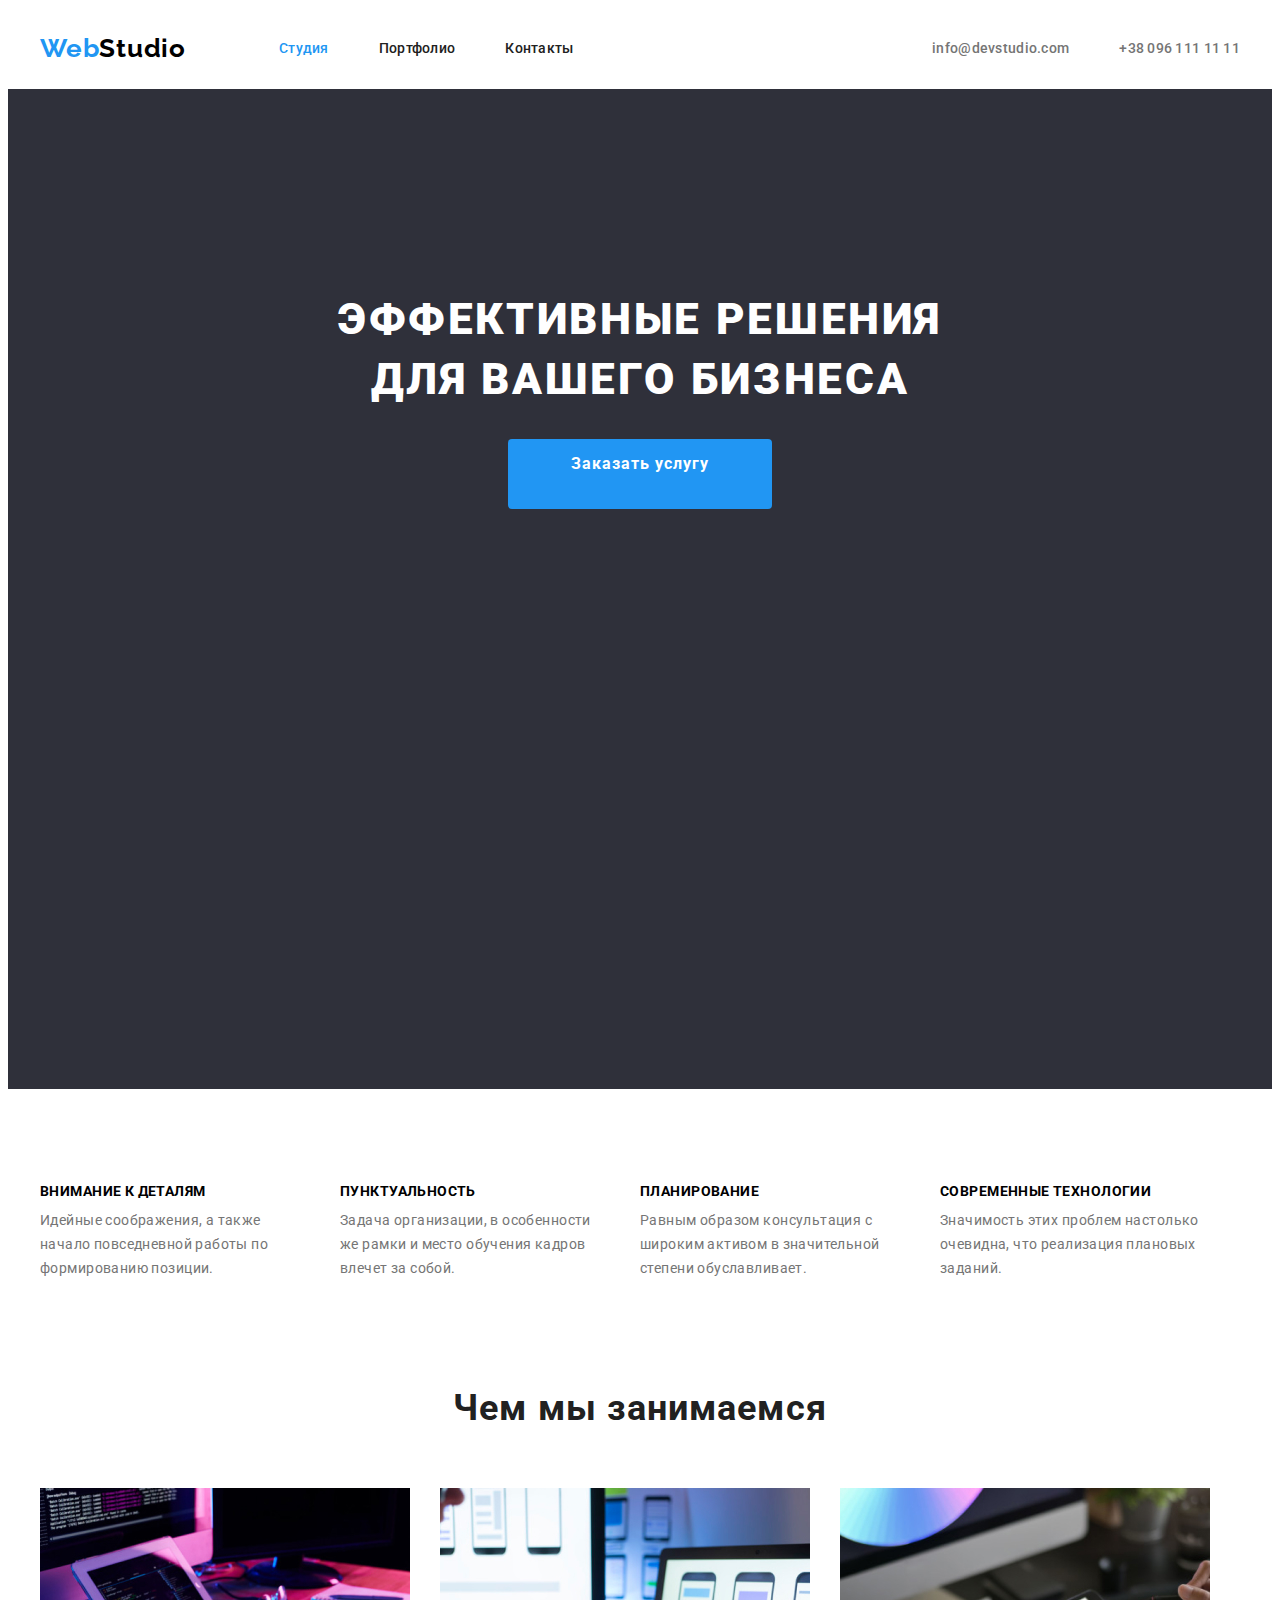
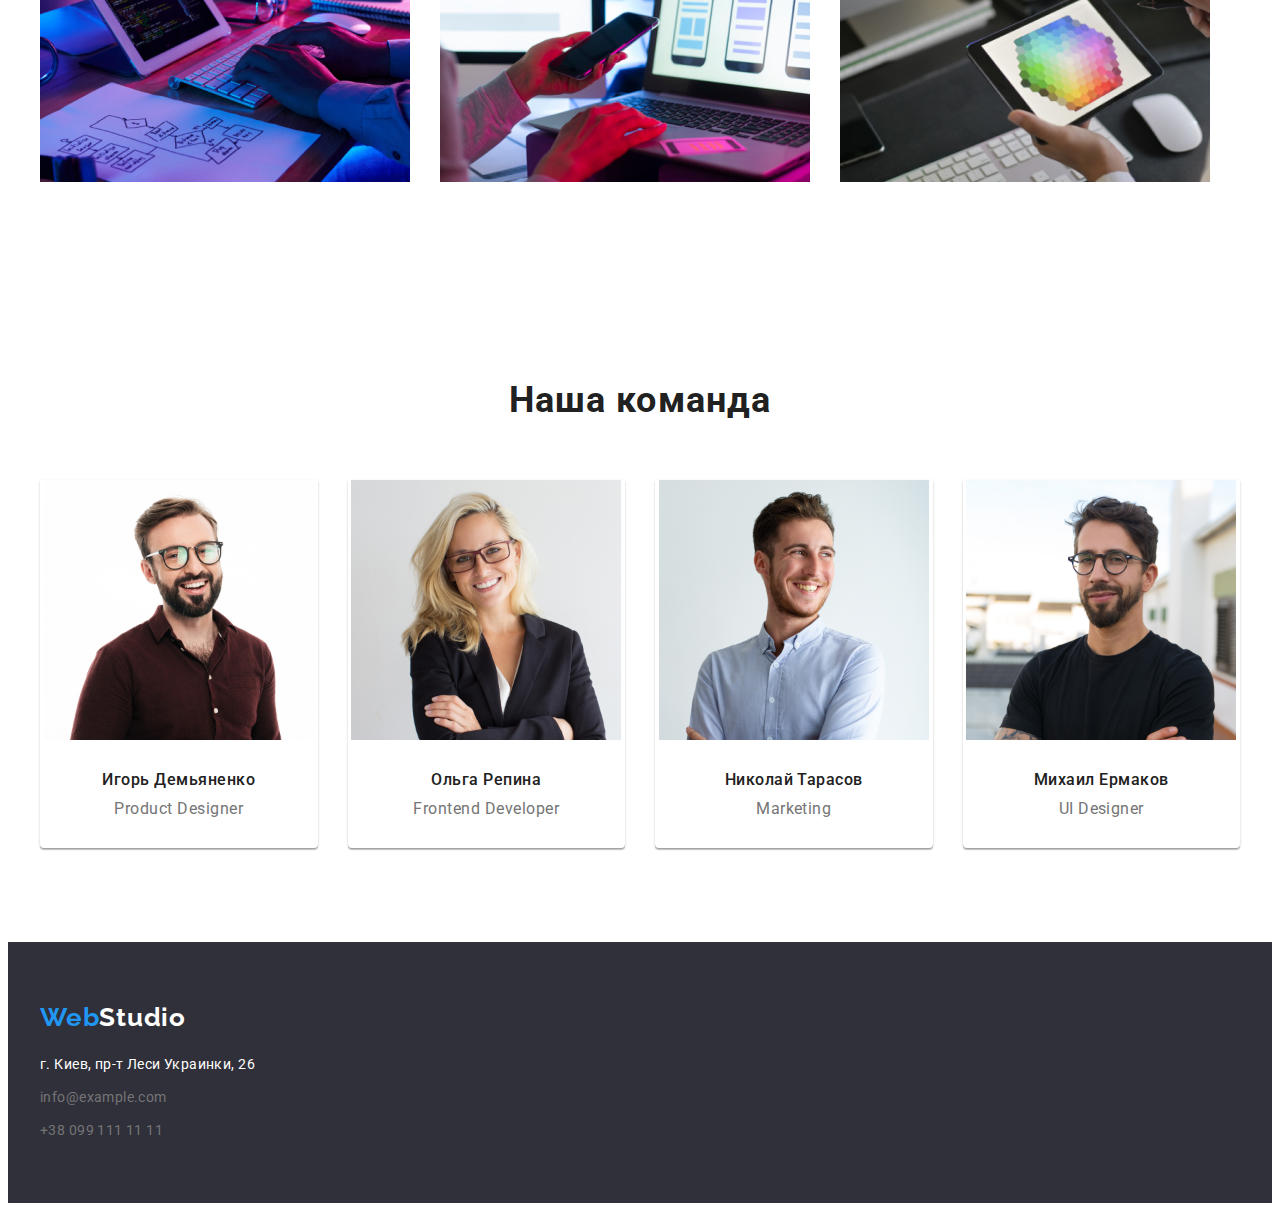
<file: index.html>
<!DOCTYPE html>
<html lang="ru">
  <head>
    <meta charset="UTF-8" />
    <meta name="viewport" content="width=device-width, initial-scale=1.0" />
    <title>goit-markup-hw-03</title>
    <link
      rel="stylesheet"
      href="https://cdnjs.cloudflare.com/ajax/libs/modern-normalize/1.0.0/modern-normalize.min.css"
      integrity="sha512-ISS7cAi1PEhQ8jnbJpJZMd29NlhNj4AWYyLOSp2CE/CsHxTCu+r+t0D2yoJudVrd0/8fTVPUVDzY5Tvli75u/g=="
      crossorigin="anonymous"
    />
    <link rel="preconnect" href="https://fonts.gstatic.com" />
    <link
      href="https://fonts.googleapis.com/css2?family=Raleway:wght@700&family=Roboto:wght@400;500;700;900&display=swap"
      rel="stylesheet"
    />
    <link rel="stylesheet" href="./css/styles.css" />
  </head>
  <body>
    <!--Header-->
    <header class="header">
      <div class="container">
        <nav class="navigation">
          <a class="logo" lang="en" href="./index.html"
            >Web<span class="logo-second">Studio</span></a
          >
          <ul class="navigation-list">
            <li class="navigation-list-item">
              <a class="navigation-list-link current-page" href="./index.html"
                >Студия</a
              >
            </li>
            <li class="navigation-list-item">
              <a class="navigation-list-link" href="./portfolio.html"
                >Портфолио</a
              >
            </li>
            <li class="navigation-list-item">
              <a class="navigation-list-link" href="">Контакты</a>
            </li>
          </ul>
        </nav>
        <ul class="contacts-list">
          <li class="contacts-list-item">
            <a class="contacts-list-link" href="mailto:info@devstudio.com"
              >info@devstudio.com</a
            >
          </li>
          <li class="contacts-list-item">
            <a class="contacts-list-link" href="tel:+380961111111"
              >+38 096 111 11 11</a
            >
          </li>
        </ul>
      </div>
    </header>
    <!-- Main -->
    <main>
      <!--Hero-->
      <section class="hero">
        <div class="container">
          <div class="hero-title-container">
            <h1 class="hero-title">Эффективные решения для вашего бизнеса</h1>
            <a class="hero-title-link" href="">Заказать услугу</a>
          </div>
        </div>
      </section>
      <!--Advantages-->
      <section class="advantages">
        <div class="container">
          <h2 class="section-title visually-hidden">Наши преимущества</h2>
          <ul class="advantages-list">
            <li class="advantages-list-item">
              <h3 class="advantages-list-item-title">Внимание к деталям</h3>
              <p class="advantages-description">
                Идейные соображения, а также начало повседневной работы по
                формированию позиции.
              </p>
            </li>
            <li class="advantages-list-item">
              <h3 class="advantages-list-item-title">Пунктуальность</h3>
              <p class="advantages-description">
                Задача организации, в особенности же рамки и место обучения
                кадров влечет за собой.
              </p>
            </li>
            <li class="advantages-list-item">
              <h3 class="advantages-list-item-title">Планирование</h3>
              <p class="advantages-description">
                Равным образом консультация с широким активом в значительной
                степени обуславливает.
              </p>
            </li>
            <li class="advantages-list-item">
              <h3 class="advantages-list-item-title">Современные технологии</h3>
              <p class="advantages-description">
                Значимость этих проблем настолько очевидна, что реализация
                плановых заданий.
              </p>
            </li>
          </ul>
        </div>
      </section>
      <!--What are we doing-->
      <section class="what-are-we-doing">
        <div class="container">
          <h2 class="section-title">Чем мы занимаемся</h2>
          <ul class="what-are-we-doing-list">
            <li class="what-are-we-doing-list-item">
              <img
                src="./images/studio-main/what-we-are-doing/pc.jpg"
                alt="Компьютер"
                width="370"
                height="294"
              />
            </li>
            <li class="what-are-we-doing-list-item">
              <img
                src="./images/studio-main/what-we-are-doing/phone.jpg"
                alt="Телефон"
                width="370"
                height="294"
              />
            </li>
            <li class="what-are-we-doing-list-item">
              <img
                src="./images/studio-main/what-we-are-doing/tablet.jpg"
                alt="Планшет"
                width="370"
                height="294"
              />
            </li>
          </ul>
        </div>
      </section>
      <!--Team-->
      <section class="team">
        <div class="container">
          <h2 class="section-title">Наша команда</h2>
          <ul class="team-list">
            <li class="team-list-item">
              <img
                class="team-member-photo"
                src="./images/studio-main/our-team/ihor.jpg"
                alt="Игорь Демьяненко"
                width="270"
                height="260"
              />
              <div class="team-list-item-container">
                <h3 class="team-member">Игорь Демьяненко</h3>
                <p class="team-member-description" lang="en">
                  Product Designer
                </p>
              </div>
            </li>
            <li class="team-list-item">
              <img
                class="team-member-photo"
                src="./images/studio-main/our-team/olga.jpg"
                alt="Ольга Репина"
                width="270"
                height="260"
              />
              <div class="team-list-item-container">
                <h3 class="team-member">Ольга Репина</h3>
                <p class="team-member-description" lang="en">
                  Frontend Developer
                </p>
              </div>
            </li>
            <li class="team-list-item">
              <img
                class="team-member-photo"
                src="./images/studio-main/our-team/nikolay.jpg"
                alt="Николай Тарасов"
                width="270"
                height="260"
              />
              <div class="team-list-item-container">
                <h3 class="team-member">Николай Тарасов</h3>
                <p class="team-member-description" lang="en">Marketing</p>
              </div>
            </li>
            <li class="team-list-item">
              <img
                class="team-member-photo"
                src="./images/studio-main/our-team/myhailo.jpg"
                alt="Михаил Ермаков"
                width="270"
                height="260"
              />
              <div class="team-list-item-container">
                <h3 class="team-member">Михаил Ермаков</h3>
                <p class="team-member-description" lang="en">UI Designer</p>
              </div>
            </li>
          </ul>
        </div>
      </section>
    </main>
    <!--Footer-->
    <footer class="footer">
      <div class="container">
        <a class="logo" lang="en" href="/"
          >Web<span class="logo-second-inverse">Studio</span></a
        >
        <address class="adress-container">
          <p class="adress">г. Киев, пр-т Леси Украинки, 26</p>
          <ul class="footer-contacts-list">
            <li class="footer-contacts-list-item">
              <a
                class="footer-contacts-list-link"
                href="mailto:info@example.com"
                >info@example.com</a
              >
            </li>
            <li class="footer-contacts-list-item">
              <a class="footer-contacts-list-link" href="tel:+380991111111"
                >+38 099 111 11 11</a
              >
            </li>
          </ul>
        </address>
      </div>
    </footer>
  </body>
</html>
</file>
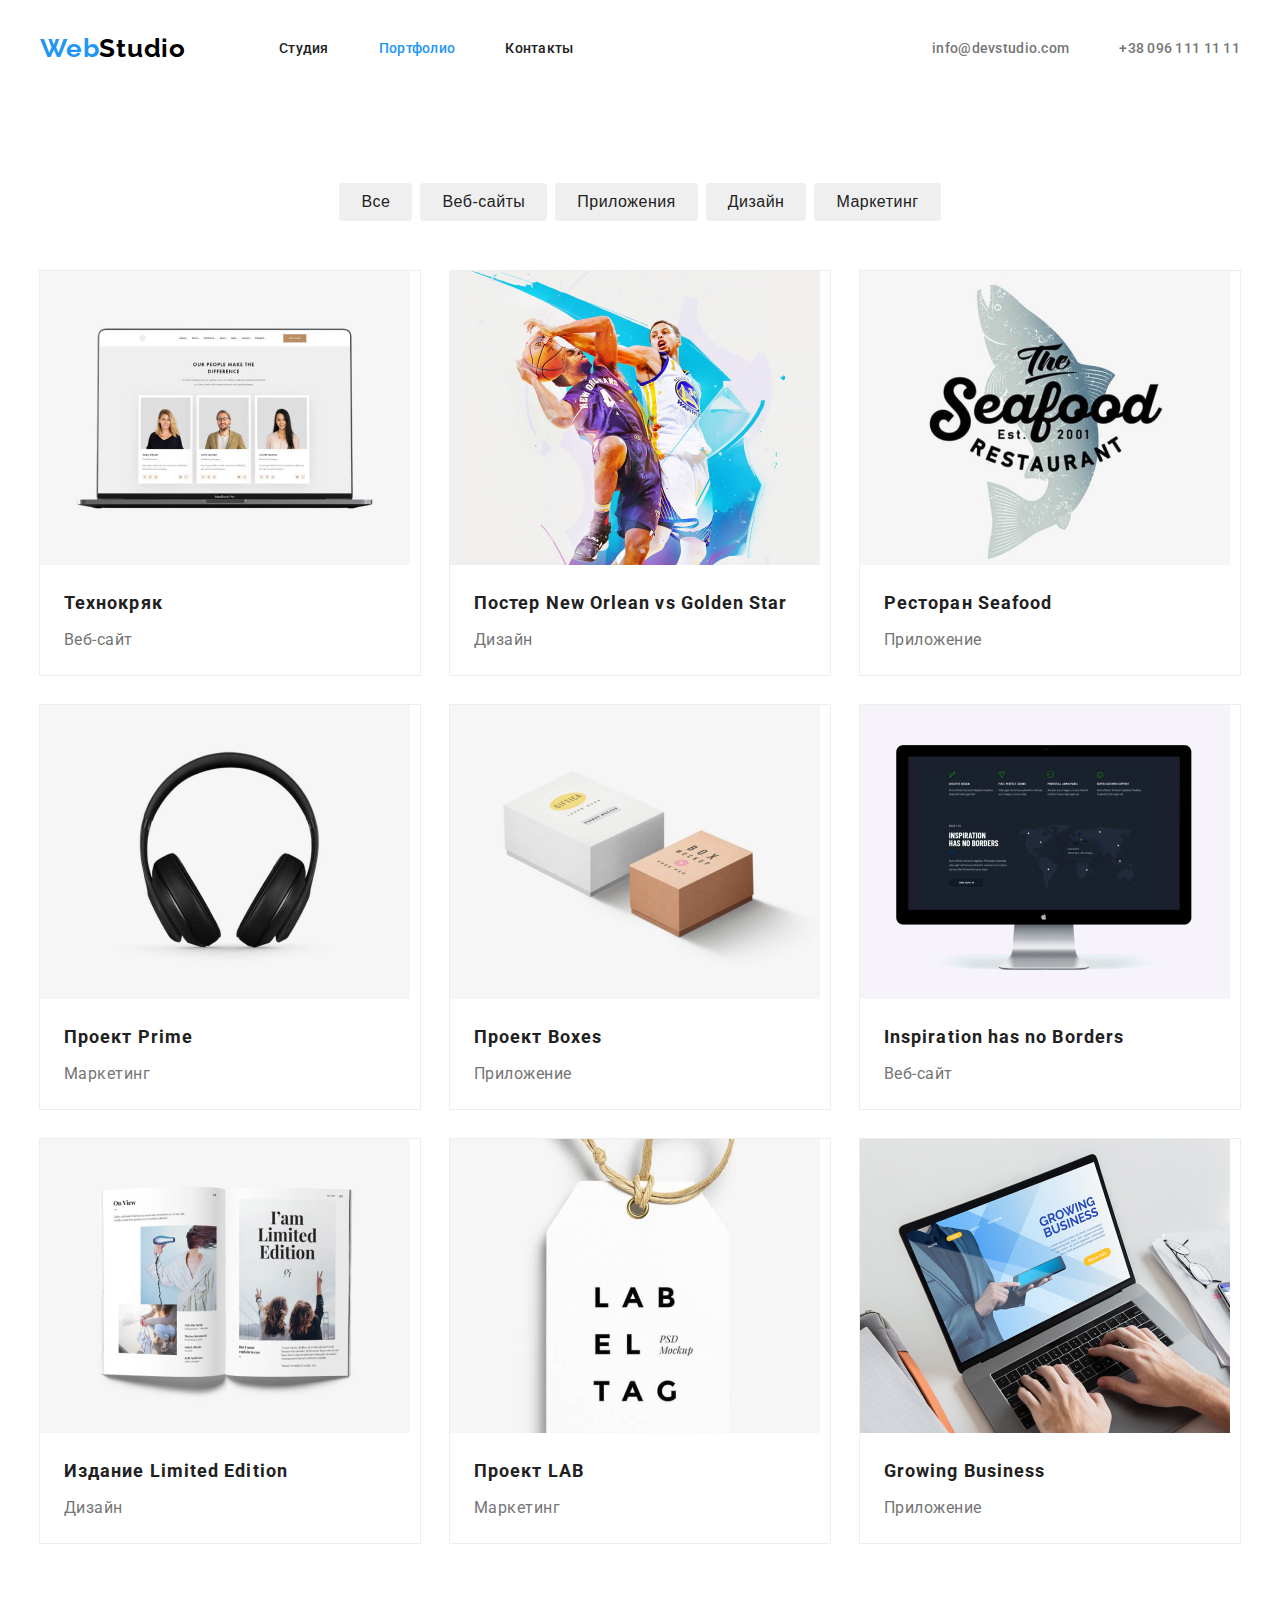
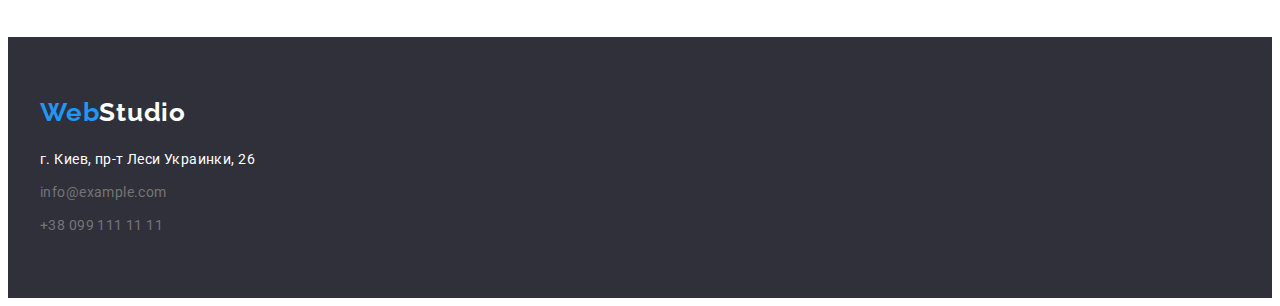
<file: portfolio.html>
<!DOCTYPE html>
<html lang="ru">
  <head>
    <meta charset="UTF-8" />
    <meta name="viewport" content="width=device-width, initial-scale=1.0" />
    <title>goit-markup-hw-03</title>
    <link
      rel="stylesheet"
      href="https://cdnjs.cloudflare.com/ajax/libs/modern-normalize/1.0.0/modern-normalize.min.css"
      integrity="sha512-ISS7cAi1PEhQ8jnbJpJZMd29NlhNj4AWYyLOSp2CE/CsHxTCu+r+t0D2yoJudVrd0/8fTVPUVDzY5Tvli75u/g=="
      crossorigin="anonymous"
    />
    <link rel="preconnect" href="https://fonts.gstatic.com" />
    <link
      href="https://fonts.googleapis.com/css2?family=Raleway:wght@700&family=Roboto:wght@400;500;700;900&display=swap"
      rel="stylesheet"
    />
    <link rel="stylesheet" href="./css/styles.css" />
  </head>
  <body>
    <!--Header-->
    <header class="header">
      <div class="container">
        <nav class="navigation">
          <a class="logo" lang="en" href="./index.html"
            >Web<span class="logo-second">Studio</span></a
          >
          <ul class="navigation-list">
            <li class="navigation-list-item">
              <a class="navigation-list-link" href="./index.html">Студия</a>
            </li>
            <li class="navigation-list-item">
              <a
                class="navigation-list-link current-page"
                href="./portfolio.html"
                >Портфолио</a
              >
            </li>
            <li class="navigation-list-item">
              <a class="navigation-list-link" href="">Контакты</a>
            </li>
          </ul>
        </nav>
        <ul class="contacts-list">
          <li class="contacts-list-item">
            <a class="contacts-list-link" href="mailto:info@devstudio.com"
              >info@devstudio.com</a
            >
          </li>
          <li class="contacts-list-item">
            <a class="contacts-list-link" href="tel:+380961111111"
              >+38 096 111 11 11</a
            >
          </li>
        </ul>
      </div>
    </header>
    <!-- Main -->
    <main>
      <!-- Projects -->
      <section class="projects">
        <div class="container">
          <ul class="filter-list">
            <li class="filter-list-item">
              <button class="filter-list-btn" type="button">Все</button>
            </li>
            <li class="filter-list-item">
              <button class="filter-list-btn" type="button">Веб-сайты</button>
            </li>
            <li class="filter-list-item">
              <button class="filter-list-btn" type="button">Приложения</button>
            </li>
            <li class="filter-list-item">
              <button class="filter-list-btn" type="button">Дизайн</button>
            </li>
            <li class="filter-list-item">
              <button class="filter-list-btn" type="button">Маркетинг</button>
            </li>
          </ul>
          <h1 class="section-title visually-hidden">Проекты</h1>
          <ul class="projects-list">
            <li class="projects-list-item">
              <a href="">
                <img
                  class="project-photo"
                  src="./images/portfolio-main/projects/project-1.jpg"
                  alt="Веб-сайт"
                  width="370"
                  height="294"
                />
                <div class="project-list-item-container">
                  <h2 class="projects-list-item-title">Технокряк</h2>
                  <p class="projects-list-item-description">Веб-сайт</p>
                </div>
              </a>
            </li>
            <li class="projects-list-item">
              <a href="">
                <img
                  class="project-photo"
                  src="./images/portfolio-main/projects/project-2.jpg"
                  alt="Баскетболисты"
                  width="370"
                  height="294"
                />
                <div class="project-list-item-container">
                  <h2 class="projects-list-item-title">
                    Постер New Orlean vs Golden Star
                  </h2>
                  <p class="projects-list-item-description">Дизайн</p>
                </div>
              </a>
            </li>
            <li class="projects-list-item">
              <a href="">
                <img
                  class="project-photo"
                  src="./images/portfolio-main/projects/project-3.jpg"
                  alt="Эмблема рыбного ресторана"
                  width="370"
                  height="294"
                />
                <div class="project-list-item-container">
                  <h2 class="projects-list-item-title">Ресторан Seafood</h2>
                  <p class="projects-list-item-description">Приложение</p>
                </div>
              </a>
            </li>
            <li class="projects-list-item">
              <a href="">
                <img
                  class="project-photo"
                  src="./images/portfolio-main/projects/project-4.jpg"
                  alt="Наушники"
                  width="370"
                  height="294"
                />
                <div class="project-list-item-container">
                  <h2 class="projects-list-item-title">Проект Prime</h2>
                  <p class="projects-list-item-description">Маркетинг</p>
                </div>
              </a>
            </li>
            <li class="projects-list-item">
              <a href="">
                <img
                  class="project-photo"
                  src="./images/portfolio-main/projects/project-5.jpg"
                  alt="Две коробки"
                  width="370"
                  height="294"
                />
                <div class="project-list-item-container">
                  <h2 class="projects-list-item-title">Проект Boxes</h2>
                  <p class="projects-list-item-description">Приложение</p>
                </div>
              </a>
            </li>
            <li class="projects-list-item">
              <a href="">
                <img
                  class="project-photo"
                  src="./images/portfolio-main/projects/project-6.jpg"
                  alt="Веб-сайт"
                  width="370"
                  height="294"
                />
                <div class="project-list-item-container">
                  <h2 class="projects-list-item-title">
                    Inspiration has no Borders
                  </h2>
                  <p class="projects-list-item-description">Веб-сайт</p>
                </div>
              </a>
            </li>
            <li class="projects-list-item">
              <a href="">
                <img
                  class="project-photo"
                  src="./images/portfolio-main/projects/project-7.jpg"
                  alt="Издание Limited Edition"
                  width="370"
                  height="294"
                />
                <div class="project-list-item-container">
                  <h2 class="projects-list-item-title">
                    Издание Limited Edition
                  </h2>
                  <p class="projects-list-item-description">Дизайн</p>
                </div>
              </a>
            </li>
            <li class="projects-list-item">
              <a href="">
                <img
                  class="project-photo"
                  src="./images/portfolio-main/projects/project-8.jpg"
                  alt="Бирка с надписями"
                  width="370"
                  height="294"
                />
                <div class="project-list-item-container">
                  <h2 class="projects-list-item-title">Проект LAB</h2>
                  <p class="projects-list-item-description">Маркетинг</p>
                </div>
              </a>
            </li>
            <li class="projects-list-item">
              <a href="">
                <img
                  class="project-photo"
                  src="./images/portfolio-main/projects/project-9.jpg"
                  alt="Приложение"
                  width="370"
                  height="294"
                />
                <div class="project-list-item-container">
                  <h2 class="projects-list-item-title">Growing Business</h2>
                  <p class="projects-list-item-description">Приложение</p>
                </div>
              </a>
            </li>
          </ul>
        </div>
      </section>
    </main>
    <!--Footer-->
    <footer class="footer">
      <div class="container">
        <a class="logo" lang="en" href="/"
          >Web<span class="logo-second-inverse">Studio</span></a
        >
        <address class="adress-container">
          <p class="adress">г. Киев, пр-т Леси Украинки, 26</p>
          <ul class="footer-contacts-list">
            <li class="footer-contacts-list-item">
              <a
                class="footer-contacts-list-link"
                href="mailto:info@example.com"
                >info@example.com</a
              >
            </li>
            <li class="footer-contacts-list-item">
              <a class="footer-contacts-list-link" href="tel:+380991111111"
                >+38 099 111 11 11</a
              >
            </li>
          </ul>
        </address>
      </div>
    </footer>
  </body>
</html>
</file>
<file: css/styles.css>
:root {
  --text-font: "Roboto", sans-serif;
  --text-title: "Raleway", sans-serif;
  --mostly-used-color: #212121;
  --mostly-used-color-inverse: #ffffff;
  --second-level-color: #757575;
  --accent-color: #2196f3;
  --logo-first-color: #2196f3;
  --logo-second-color: #000000;
  --logo-second-color-inverse: #ffffff;
  --hero-link-background-color: #2196f3;
  --hero-background-color: #2f303a;
  --footer-background-color: #2f303a;
}

/* Normalize */
h1,
h2,
h3,
h4,
h5,
h6,
p {
  margin: 0;
}

ul,
ol {
  margin: 0;
  padding: 0;
  list-style: none;
}

img {
  display: block;
  max-width: 100%;
  height: auto;
}

a {
  text-decoration: none;
  display: block;
}

.visually-hidden {
  position: absolute;
  width: 1px;
  height: 1px;
  margin: -1px;
  padding: 0;
  overflow: hidden;
  border: 0;
  clip: rect(0 0 0 0);
}
/* End normalize */

body {
  font-family: var(--text-font);
}

/* Delete!!! */
ul,
li,
p,
h1,
h2,
h3 {
  /* background-color: burlywood; */
  /* outline: 1px solid teal; */
}

/* Container */
.container {
  width: 1200px;
  padding-left: 15px;
  padding-right: 15px;
  margin-left: auto;
  margin-right: auto;
}
/* End Container */

/* Header */
.header .container {
  display: flex;
  align-items: center;
}

.logo {
  font-family: var(--text-title);
  font-weight: 700;
  font-size: 26px;
  line-height: 1.192;
  letter-spacing: 0.03em;
  color: var(--logo-first-color);

  display: inline-block;
  padding: 25px 0;
  margin-right: 93px;
}

.logo-second {
  color: var(--logo-second-color);
}

.navigation {
  display: flex;
  align-items: center;
}

.navigation-list {
  display: flex;
}

.navigation-list-item:not(:last-child) {
  margin-right: 50px;
}

.navigation-list-link {
  font-weight: 500;
  font-size: 14px;
  line-height: 1.143;
  letter-spacing: 0.02em;
  color: var(--mostly-used-color);

  display: inline-block;
  padding: 32px 0;
}

.current-page {
  color: var(--accent-color);
}

.navigation-list-link:hover,
.navigation-list-link:focus {
  color: var(--accent-color);
}

.contacts-list {
  display: flex;
  margin-left: auto;
}

.contacts-list-item:not(:last-child) {
  margin-right: 50px;
}

.contacts-list-link {
  font-weight: 500;
  font-size: 14px;
  line-height: 1.143;
  letter-spacing: 0.02em;
  color: var(--second-level-color);

  display: inline-block;
  padding: 32px 0;
}

.contacts-list-link:hover,
.contacts-list-link:focus {
  color: var(--accent-color);
}
/* End Header */

/* Footer */
.footer {
  background-color: var(--footer-background-color);

  margin: 0 auto;
  padding-top: 60px;
  padding-bottom: 60px;
}

.footer .logo {
  margin-bottom: 20px;
  padding: 0;
}

.logo-second-inverse {
  color: var(--logo-second-color-inverse);
}

.adress-container {
  font-style: normal;
}

.adress {
  font-weight: 400;
  font-size: 14px;
  line-height: 1.714;
  letter-spacing: 0.03em;
  color: var(--mostly-used-color-inverse);

  margin-bottom: 9px;
}

.footer-contacts-list-item:not(:last-child) {
  margin-bottom: 9px;
}

.footer-contacts-list-link {
  font-weight: 400;
  font-size: 14px;
  line-height: 1.714;
  letter-spacing: 0.03em;
  color: var(--second-level-color);
}

.footer-contacts-list-link:hover,
.footer-contacts-list-link:focus {
  color: var(--accent-color);
}
/* End footer */

/* Studio Main */
/* Hero */
.hero {
  background-color: var(--hero-background-color);
  text-align: center;

  max-width: 1600px;
  height: 600px;
  padding: 200px 0;
  margin: 0 auto;
}

.hero-title-container {
  margin: 0 auto;
  width: 696px;
  height: 120px;
}

.hero-title {
  font-weight: 900;
  font-size: 44px;
  line-height: 1.364;
  text-align: center;
  letter-spacing: 0.06em;
  text-transform: uppercase;
  color: var(--mostly-used-color-inverse);

  margin-bottom: 30px;
}

.hero-title-link {
  background-color: var(--hero-link-background-color);
  font-weight: 700;
  font-size: 16px;
  line-height: 1.875;
  align-items: center;
  text-align: center;
  letter-spacing: 0.06em;
  color: var(--mostly-used-color-inverse);
  border-radius: 4px;

  display: inline-block;
  min-width: 200px;
  min-height: 50px;
  padding-left: 32px;
  padding-right: 32px;
  padding-top: 10px;
  padding-bottom: 10px;
}
/* End Hero */

/*Avantages */
.advantages {
  padding-top: 94px;
  padding-bottom: 94px;
}

.advantages-list {
  display: flex;
}

.advantages-list-item {
  width: 270px;
  min-height: 101px;
}

.advantages-list-item:not(:last-child) {
  margin-right: 30px;
}

.advantages-list-item-title {
  font-weight: 700;
  font-size: 14px;
  line-height: 1.143;
  letter-spacing: 0.03em;
  text-transform: uppercase;

  margin-bottom: 10px;
}

.advantages-description {
  font-weight: 400;
  font-size: 14px;
  line-height: 1.714;
  letter-spacing: 0.03em;
  color: var(--second-level-color);
}
/* End Advantages */

/* What are we doing */
.what-are-we-doing {
  padding-bottom: 94px;
}
.section-title {
  font-weight: 700;
  font-size: 36px;
  line-height: 1.667;
  text-align: center;
  letter-spacing: 0.03em;
  color: var(--mostly-used-color);
}

.what-are-we-doing .section-title {
  margin-bottom: 50px;
}

.what-are-we-doing-list {
  display: flex;
}

.what-are-we-doing-list-item:not(:last-child) {
  margin-right: 30px;
}
/* End what are we doing */

/* Team */
.team {
  padding-top: 94px;
  padding-bottom: 94px;
}

.team .section-title {
  margin-bottom: 50px;
}

.team-list {
  display: flex;
  flex-wrap: wrap;
  margin-right: -30px;
  margin-bottom: -30px;
}

.team-list-item {
  background: #ffffff;
  box-shadow: 0px 1px 3px rgba(0, 0, 0, 0.12), 0px 1px 1px rgba(0, 0, 0, 0.14),
    0px 2px 1px rgba(0, 0, 0, 0.2);
  border-radius: 0px 0px 4px 4px;

  flex-basis: calc(100% / 4 - 30px);
  margin-right: 30px;
  margin-bottom: 30px;
}

.team-member-photo {
  margin: 0 auto;
}

.team-list-item-container {
  padding-top: 30px;
  padding-bottom: 30px;
}

.team-member {
  font-weight: 500;
  font-size: 16px;
  line-height: 1.187;
  text-align: center;
  letter-spacing: 0.03em;
  color: var(--mostly-used-color);

  margin-bottom: 10px;
}

.team-member-description {
  font-weight: 400;
  font-size: 16px;
  line-height: 1.187;
  text-align: center;
  letter-spacing: 0.03em;
  color: var(--second-level-color);
}
/* End team */
/* End Studio Main */

/* Portfolio main */
/* Projects */
.filter-list {
  margin-bottom: 50px;
  display: flex;
  justify-content: center;
}

.filter-list-btn {
  font-weight: 500;
  font-size: 16px;
  line-height: 1.625;
  text-align: center;
  letter-spacing: 0.03em;
  color: var(--mostly-used-color);
  border: none;
  border-radius: 4px;

  padding: 6px 22px;
}

.filter-list-btn:hover,
.filter-list-btn:focus {
  background-color: var(--accent-color);
  color: var(--mostly-used-color-inverse);
  cursor: pointer;
  box-shadow: 0px 3px 1px rgba(0, 0, 0, 0.1), 0px 1px 2px rgba(0, 0, 0, 0.08),
    0px 2px 2px rgba(0, 0, 0, 0.12);
  outline: none;
}

.filter-list-item:not(:last-child) {
  margin-right: 8px;
}

.projects {
  padding-top: 94px;
  padding-bottom: 94px;
}

.projects-list {
  display: flex;
  flex-wrap: wrap;
  margin-right: -30px;
  margin-bottom: -30px;
}

.projects-list-item {
  outline: 1px solid #eeeeee;

  flex-basis: calc(100% / 3 - 30px);
  margin-right: 30px;
  margin-bottom: 30px;
}

.project-list-item-container {
  padding-top: 20px;
  padding-right: 24px;
  padding-bottom: 20px;
  padding-left: 24px;
}

.projects-list-item-title {
  font-weight: 700;
  font-size: 18px;
  line-height: 2;
  letter-spacing: 0.06em;
  color: var(--mostly-used-color);
  margin-bottom: 4px;
}

.projects-list-item-description {
  font-weight: 400;
  font-size: 16px;
  line-height: 1.875;
  letter-spacing: 0.03em;
  color: var(--second-level-color);
}
/* End projects */
/* End portfolio main */
</file>
